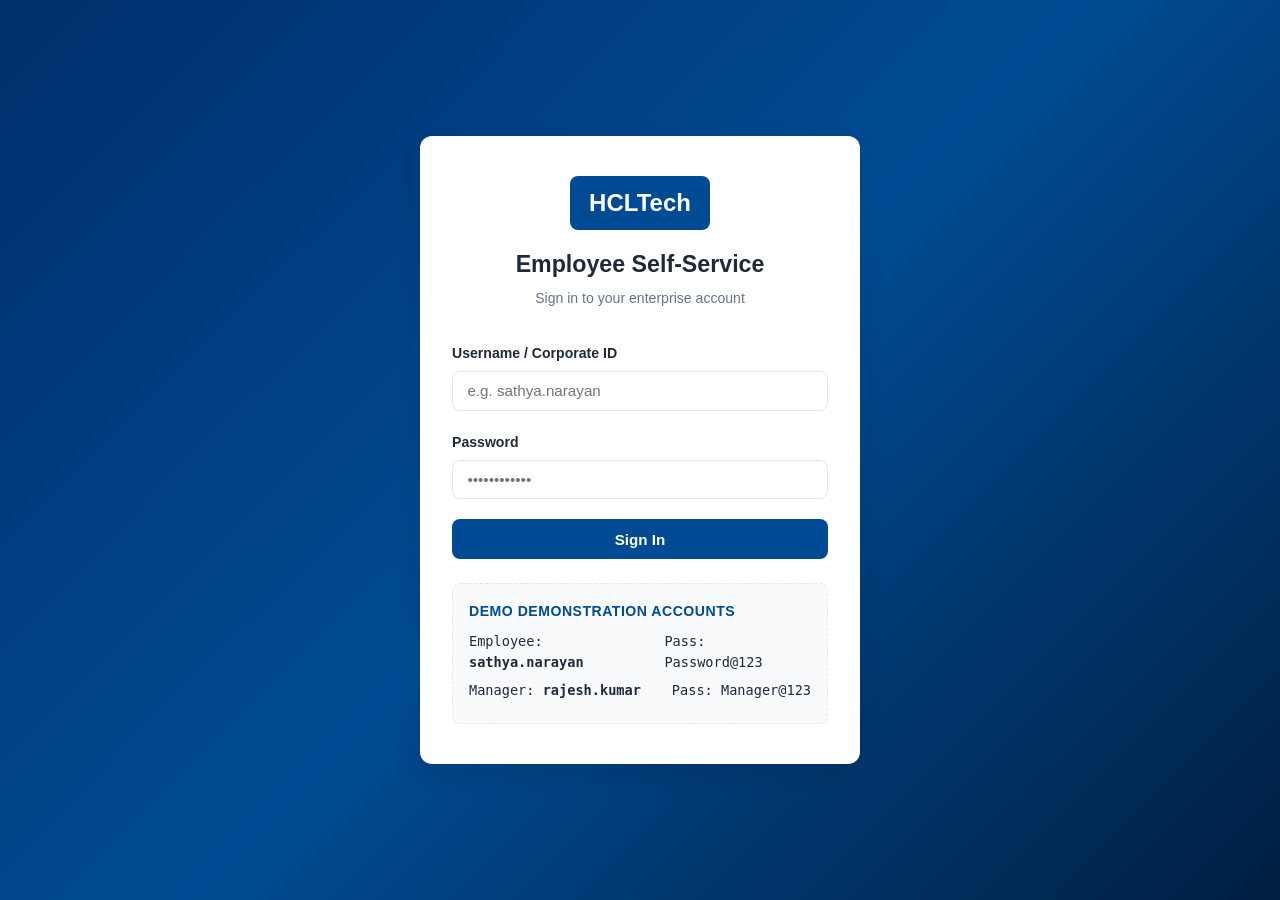
<file: employee-portal-app/frontend/index.html>
<!DOCTYPE html>
<html lang="en">
<head>
  <meta charset="UTF-8">
  <meta name="viewport" content="width=device-width, initial-scale=1.0">
  <title>Enterprise Portal - Employee Login</title>
  <link rel="stylesheet" href="css/styles.css">
</head>
<body>
  <div class="auth-wrapper">
    <div class="auth-card">
      <div class="auth-header">
        <div class="auth-logo" id="app-logo">HCLTech</div>
        <h1 class="auth-title">Employee Self-Service</h1>
        <p class="auth-subtitle">Sign in to your enterprise account</p>
      </div>

      <!-- Feedback Banner -->
      <div id="alert-container" class="alert alert-danger" role="alert" data-testid="alert-message"></div>

      <form id="login-form" novalidate>
        <div class="form-group">
          <label for="username" class="form-label">Username / Corporate ID</label>
          <input 
            type="text" 
            id="username" 
            name="username" 
            class="form-control" 
            placeholder="e.g. sathya.narayan" 
            autocomplete="username"
            data-testid="username-input"
            required>
          <div id="username-feedback" class="invalid-feedback" style="display:none;" data-testid="username-error"></div>
        </div>

        <div class="form-group">
          <label for="password" class="form-label">Password</label>
          <input 
            type="password" 
            id="password" 
            name="password" 
            class="form-control" 
            placeholder="••••••••••••" 
            autocomplete="current-password"
            data-testid="password-input"
            required>
          <div id="password-feedback" class="invalid-feedback" style="display:none;" data-testid="password-error"></div>
        </div>

        <button type="submit" id="btn-login" class="btn btn-primary btn-block" data-testid="login-submit-btn">
          Sign In
        </button>
      </form>

      <!-- Synthetic Demonstration Credentials for Evaluators -->
      <div class="demo-credentials-box">
        <h4>Demo Demonstration Accounts</h4>
        <div class="demo-user-badge">
          <span>Employee: <strong>sathya.narayan</strong></span>
          <span>Pass: <code>Password@123</code></span>
        </div>
        <div class="demo-user-badge">
          <span>Manager: <strong>rajesh.kumar</strong></span>
          <span>Pass: <code>Manager@123</code></span>
        </div>
      </div>
    </div>
  </div>

  <script src="js/auth.js"></script>
</body>
</html>
</file>
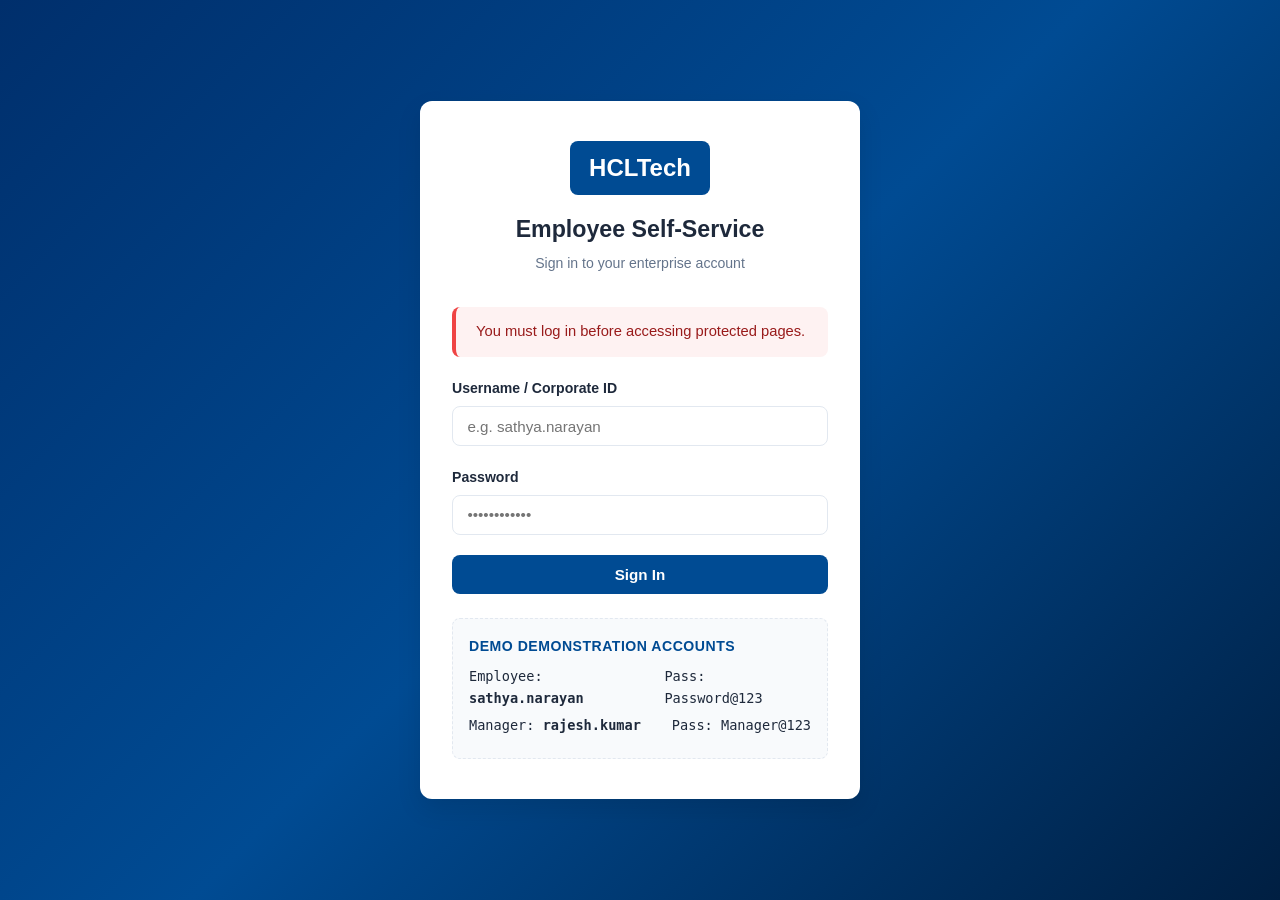
<file: employee-portal-app/frontend/dashboard.html>
<!DOCTYPE html>
<html lang="en">
<head>
  <meta charset="UTF-8">
  <meta name="viewport" content="width=device-width, initial-scale=1.0">
  <title>Enterprise Portal - Employee Dashboard</title>
  <link rel="stylesheet" href="css/styles.css">
</head>
<body>
  <!-- Top Navigation Bar -->
  <header class="navbar">
    <a href="dashboard.html" class="brand">
      <span class="brand-badge">HCLTech</span>
      <div>
        <span class="brand-title">Employee Portal</span>
        <span class="brand-subtitle">Enterprise Self-Service</span>
      </div>
    </a>

    <nav class="nav-links">
      <a href="dashboard.html" class="nav-link active" id="nav-dashboard" data-testid="nav-dashboard-link">Dashboard</a>
      <a href="leave-management.html" class="nav-link" id="nav-leaves" data-testid="nav-leaves-link">Leave Management</a>

      <div class="user-profile-badge">
        <div class="user-avatar" id="user-avatar-initials" data-testid="user-avatar">SN</div>
        <div class="user-info">
          <div class="user-name" id="nav-user-name" data-testid="nav-user-name">Loading...</div>
          <div class="user-role" id="nav-user-role" data-testid="nav-user-role">...</div>
        </div>
        <button id="btn-logout" class="btn btn-secondary btn-sm" data-testid="logout-btn">
          Sign Out
        </button>
      </div>
    </nav>
  </header>

  <!-- Main Content -->
  <main class="container">
    <!-- Feedback Alert -->
    <div id="dashboard-alert" class="alert alert-info" role="alert" data-testid="dashboard-alert"></div>

    <!-- Header Section -->
    <div style="margin-bottom: 2rem; display: flex; justify-content: space-between; align-items: flex-end; flex-wrap: wrap; gap: 1rem;">
      <div>
        <h1 style="font-size: 1.75rem; font-weight: 800; color: var(--primary);" id="welcome-heading" data-testid="welcome-heading">
          Welcome back, <span id="header-user-name">Employee</span>
        </h1>
        <p style="color: var(--text-muted); font-size: 0.95rem;">
          Access your employee profile, track leave quotas, and submit time-off requests.
        </p>
      </div>
      <div>
        <a href="leave-management.html" class="btn btn-primary" id="btn-quick-apply-leave" data-testid="quick-apply-leave-btn">
          + Apply for Leave
        </a>
      </div>
    </div>

    <!-- Stat Widgets Grid -->
    <div class="grid-3" style="margin-bottom: 2rem;">
      <!-- Employee ID Card -->
      <div class="stat-card" data-testid="stat-card-empid">
        <div class="stat-icon primary">🆔</div>
        <div class="stat-content">
          <div class="stat-label">Employee ID</div>
          <div class="stat-value" id="employee-id-val" data-testid="employee-id">...</div>
        </div>
      </div>

      <!-- Department Card -->
      <div class="stat-card" data-testid="stat-card-dept">
        <div class="stat-icon warning">🏢</div>
        <div class="stat-content">
          <div class="stat-label">Department</div>
          <div class="stat-value" style="font-size: 1.15rem;" id="employee-dept-val" data-testid="employee-department">...</div>
        </div>
      </div>

      <!-- Leave Balance Card -->
      <div class="stat-card" data-testid="stat-card-balance">
        <div class="stat-icon success">📅</div>
        <div class="stat-content">
          <div class="stat-label">Available Leave Balance</div>
          <div class="stat-value" id="leave-balance-val" data-testid="leave-balance-count">...</div>
        </div>
      </div>
    </div>

    <!-- Details and Recent Activity Grid -->
    <div class="grid-2">
      <!-- Profile Card -->
      <div class="card">
        <div class="card-header">
          <h2 class="card-title">Employee Profile Details</h2>
        </div>
        <table class="table" data-testid="profile-details-table">
          <tbody>
            <tr>
              <th style="width: 35%;">Full Name</th>
              <td id="profile-name" data-testid="profile-name">...</td>
            </tr>
            <tr>
              <th>Job Title / Designation</th>
              <td id="profile-designation" data-testid="profile-designation">...</td>
            </tr>
            <tr>
              <th>Corporate Email</th>
              <td id="profile-email" data-testid="profile-email">...</td>
            </tr>
            <tr>
              <th>Access Role</th>
              <td id="profile-role" data-testid="profile-role">...</td>
            </tr>
            <tr>
              <th>Joining Date</th>
              <td id="profile-joindate" data-testid="profile-joindate">...</td>
            </tr>
          </tbody>
        </table>
      </div>

      <!-- Recent Leaves Summary -->
      <div class="card">
        <div class="card-header">
          <h2 class="card-title">Recent Leave Requests</h2>
          <a href="leave-management.html" style="font-size: 0.85rem; color: var(--primary); font-weight: 600; text-decoration: none;">View All →</a>
        </div>
        <div class="table-responsive">
          <table class="table" id="recent-leaves-table" data-testid="recent-leaves-table">
            <thead>
              <tr>
                <th>Type</th>
                <th>Dates</th>
                <th>Days</th>
                <th>Status</th>
              </tr>
            </thead>
            <tbody id="recent-leaves-body" data-testid="recent-leaves-body">
              <tr>
                <td colspan="4" style="text-align: center; color: var(--text-muted);">Loading recent requests...</td>
              </tr>
            </tbody>
          </table>
        </div>
      </div>
    </div>
  </main>

  <footer class="footer">
    <p>&copy; 2026 Enterprise Employee Portal | HCLTech Automation Testing Portfolio Project</p>
  </footer>

  <script src="js/dashboard.js"></script>
</body>
</html>
</file>
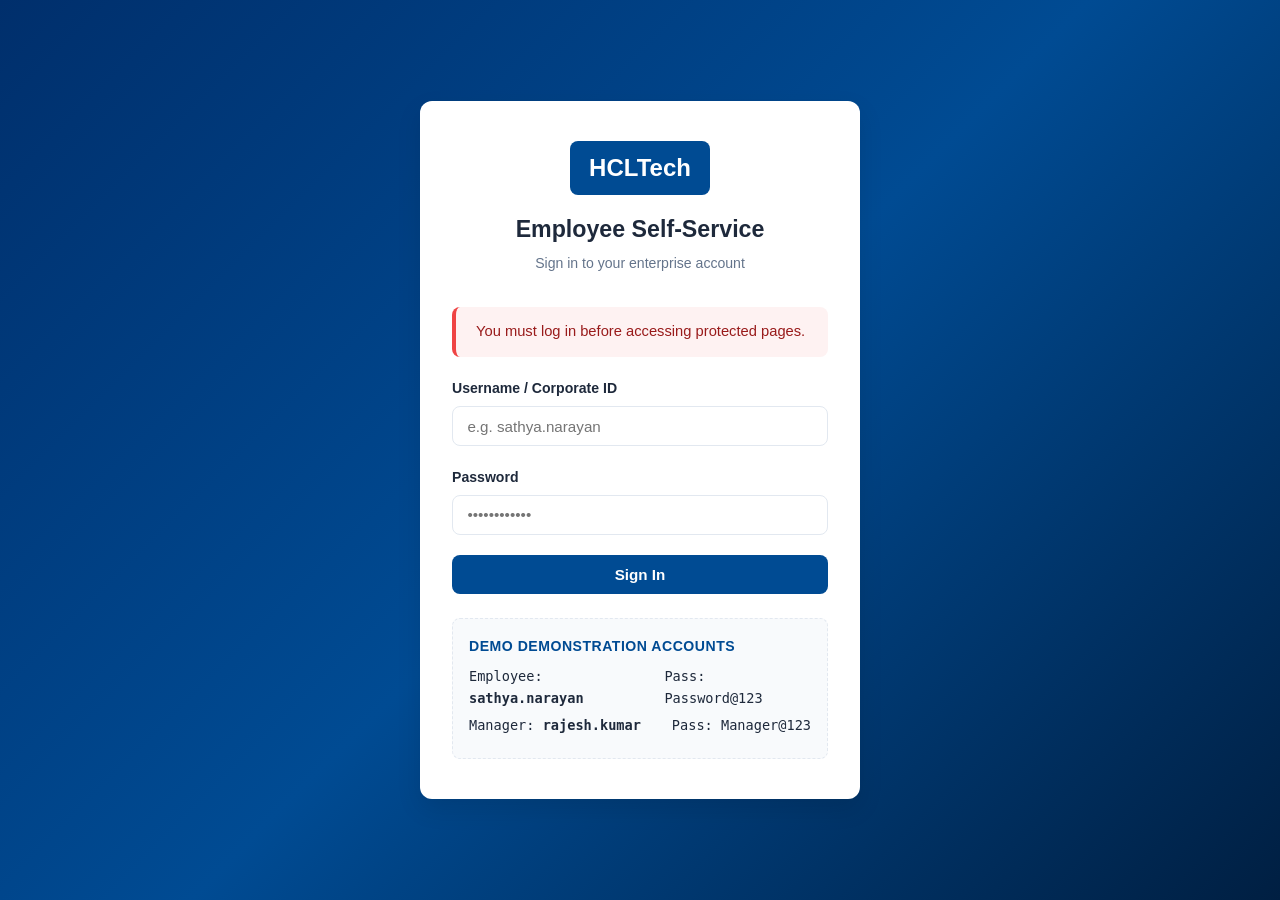
<file: employee-portal-app/frontend/leave-management.html>
<!DOCTYPE html>
<html lang="en">
<head>
  <meta charset="UTF-8">
  <meta name="viewport" content="width=device-width, initial-scale=1.0">
  <title>Enterprise Portal - Leave Management</title>
  <link rel="stylesheet" href="css/styles.css">
</head>
<body>
  <!-- Top Navigation Bar -->
  <header class="navbar">
    <a href="dashboard.html" class="brand">
      <span class="brand-badge">HCLTech</span>
      <div>
        <span class="brand-title">Employee Portal</span>
        <span class="brand-subtitle">Enterprise Self-Service</span>
      </div>
    </a>

    <nav class="nav-links">
      <a href="dashboard.html" class="nav-link" id="nav-dashboard" data-testid="nav-dashboard-link">Dashboard</a>
      <a href="leave-management.html" class="nav-link active" id="nav-leaves" data-testid="nav-leaves-link">Leave Management</a>

      <div class="user-profile-badge">
        <div class="user-avatar" id="user-avatar-initials" data-testid="user-avatar">SN</div>
        <div class="user-info">
          <div class="user-name" id="nav-user-name" data-testid="nav-user-name">Loading...</div>
          <div class="user-role" id="nav-user-role" data-testid="nav-user-role">...</div>
        </div>
        <button id="btn-logout" class="btn btn-secondary btn-sm" data-testid="logout-btn">
          Sign Out
        </button>
      </div>
    </nav>
  </header>

  <main class="container">
    <!-- Header Section -->
    <div style="margin-bottom: 2rem; display: flex; justify-content: space-between; align-items: flex-end; flex-wrap: wrap; gap: 1rem;">
      <div>
        <h1 style="font-size: 1.75rem; font-weight: 800; color: var(--primary);" id="page-heading" data-testid="page-heading">
          Leave Management & Time Off
        </h1>
        <p style="color: var(--text-muted); font-size: 0.95rem;">
          Submit time-off requests, monitor approval workflows, and review your historical records.
        </p>
      </div>
      <div>
        <span class="badge" style="background: var(--primary-light); color: var(--primary); font-size: 0.95rem; padding: 0.5rem 1rem;" id="header-balance-badge" data-testid="header-balance-badge">
          Balance: <strong id="header-balance-val">...</strong> Days Available
        </span>
      </div>
    </div>

    <!-- Alert / Toast Container -->
    <div id="leave-alert" class="alert alert-danger" role="alert" data-testid="leave-alert"></div>

    <div class="grid-2">
      <!-- Leave Application Form Card -->
      <div class="card">
        <div class="card-header">
          <h2 class="card-title">Apply for Time Off</h2>
        </div>

        <form id="leave-form" novalidate>
          <div class="form-group">
            <label for="leave-type" class="form-label">Leave Type *</label>
            <select id="leave-type" name="leaveType" class="form-control" data-testid="leave-type-select" required>
              <option value="">-- Select Leave Category --</option>
              <option value="CASUAL">Casual Leave (CL)</option>
              <option value="SICK">Sick / Medical Leave (SL)</option>
              <option value="EARNED">Earned Privilege Leave (EL)</option>
            </select>
            <div id="leave-type-error" class="invalid-feedback" style="display:none;" data-testid="leave-type-error">Please select a leave category</div>
          </div>

          <div style="display: grid; grid-template-columns: 1fr 1fr; gap: 1rem;">
            <div class="form-group">
              <label for="start-date" class="form-label">Start Date *</label>
              <input type="date" id="start-date" name="startDate" class="form-control" data-testid="start-date-input" required>
              <div id="start-date-error" class="invalid-feedback" style="display:none;" data-testid="start-date-error">Start date is required</div>
            </div>

            <div class="form-group">
              <label for="end-date" class="form-label">End Date *</label>
              <input type="date" id="end-date" name="endDate" class="form-control" data-testid="end-date-input" required>
              <div id="end-date-error" class="invalid-feedback" style="display:none;" data-testid="end-date-error">End date is required</div>
            </div>
          </div>

          <div class="form-group">
            <label for="leave-reason" class="form-label">Reason / Justification *</label>
            <textarea id="leave-reason" name="reason" rows="3" class="form-control" placeholder="Provide specific reason for absence..." data-testid="leave-reason-input" required></textarea>
            <div id="leave-reason-error" class="invalid-feedback" style="display:none;" data-testid="leave-reason-error">Reason is required</div>
          </div>

          <div style="display: flex; gap: 1rem; margin-top: 1.5rem;">
            <button type="submit" id="btn-submit-leave" class="btn btn-primary" style="flex: 2;" data-testid="submit-leave-btn">
              Submit Request
            </button>
            <button type="button" id="btn-reset-leave" class="btn btn-secondary" style="flex: 1;" data-testid="reset-leave-btn">
              Clear
            </button>
          </div>
        </form>
      </div>

      <!-- Quick Guidance & Leave Rules Card -->
      <div class="card">
        <div class="card-header">
          <h2 class="card-title">Corporate Leave Policies & Rules</h2>
        </div>
        <div style="font-size: 0.92rem; color: var(--text-main); display: flex; flex-direction: column; gap: 0.9rem;">
          <div style="padding: 0.75rem; background: #f8fafc; border-radius: var(--radius); border-left: 3px solid var(--primary);">
            <strong>Advance Notice:</strong> Planned leaves should be applied at least 2 business days in advance.
          </div>
          <div style="padding: 0.75rem; background: #f8fafc; border-radius: var(--radius); border-left: 3px solid var(--warning);">
            <strong>Overlapping Rule:</strong> The system automatically blocks submission of dates that overlap with an existing pending or approved request.
          </div>
          <div style="padding: 0.75rem; background: #f8fafc; border-radius: var(--radius); border-left: 3px solid var(--success);">
            <strong>Approval Workflow:</strong> Requests submitted by team members are routed to the designated reporting manager for review.
          </div>
          <div style="padding: 0.75rem; background: #f8fafc; border-radius: var(--radius); border-left: 3px solid var(--danger);">
            <strong>Date Integrity:</strong> End date cannot precede the start date, and all dates are validated on both client and server layers.
          </div>
        </div>
      </div>
    </div>

    <!-- Leave Request History Table Card -->
    <div class="card" style="margin-top: 1rem;">
      <div class="card-header">
        <h2 class="card-title">Leave History & Status Tracking</h2>
        <button id="btn-refresh-history" class="btn btn-secondary btn-sm" data-testid="refresh-history-btn">
          ↻ Refresh Records
        </button>
      </div>

      <div class="table-responsive">
        <table class="table" id="leave-history-table" data-testid="leave-history-table">
          <thead>
            <tr>
              <th>Req ID</th>
              <th>Leave Type</th>
              <th>Start Date</th>
              <th>End Date</th>
              <th>Duration</th>
              <th>Reason</th>
              <th>Status</th>
              <th>Applied On</th>
              <th id="th-actions" style="display:none;">Manager Actions</th>
            </tr>
          </thead>
          <tbody id="leave-history-body" data-testid="leave-history-body">
            <tr>
              <td colspan="9" style="text-align: center; color: var(--text-muted);">Loading leave records...</td>
            </tr>
          </tbody>
        </table>
      </div>
    </div>
  </main>

  <footer class="footer">
    <p>&copy; 2026 Enterprise Employee Portal | HCLTech Automation Testing Portfolio Project</p>
  </footer>

  <script src="js/leave.js"></script>
</body>
</html>
</file>
<file: employee-portal-app/frontend/css/styles.css>
/* ========================================================
   Enterprise Employee Portal - Modern Corporate Design System
   Color Palette: Deep Corporate Navy, HCLTech Cobalt Blue, Slate Gray
   ======================================================== */

:root {
  --primary: #004b93;
  --primary-hover: #00366b;
  --primary-light: #e8f2fc;
  --accent: #00b4d8;
  --success: #10b981;
  --success-bg: #ecfdf5;
  --warning: #f59e0b;
  --warning-bg: #fffbeb;
  --danger: #ef4444;
  --danger-bg: #fef2f2;
  --bg-page: #f4f6fa;
  --bg-card: #ffffff;
  --text-main: #1e293b;
  --text-muted: #64748b;
  --border-color: #e2e8f0;
  --shadow-sm: 0 1px 3px rgba(0, 0, 0, 0.08);
  --shadow-md: 0 4px 14px rgba(0, 0, 0, 0.08);
  --shadow-lg: 0 10px 25px rgba(0, 0, 0, 0.1);
  --radius: 8px;
  --radius-lg: 12px;
  --transition: all 0.2s cubic-bezier(0.4, 0, 0.2, 1);
  --font-family: -apple-system, BlinkMacSystemFont, "Segoe UI", Roboto, "Helvetica Neue", Arial, sans-serif;
}

* {
  margin: 0;
  padding: 0;
  box-sizing: border-box;
}

body {
  font-family: var(--font-family);
  background-color: var(--bg-page);
  color: var(--text-main);
  line-height: 1.6;
  min-height: 100vh;
  display: flex;
  flex-direction: column;
}

/* ========================================================
   Navbar & Header
   ======================================================== */
.navbar {
  background: #ffffff;
  border-bottom: 1px solid var(--border-color);
  padding: 0.85rem 2rem;
  display: flex;
  justify-content: space-between;
  align-items: center;
  box-shadow: var(--shadow-sm);
  position: sticky;
  top: 0;
  z-index: 100;
}

.brand {
  display: flex;
  align-items: center;
  gap: 0.75rem;
  text-decoration: none;
  color: var(--primary);
}

.brand-badge {
  background: var(--primary);
  color: #fff;
  font-weight: 800;
  font-size: 1.1rem;
  padding: 0.35rem 0.75rem;
  border-radius: var(--radius);
  letter-spacing: 0.5px;
}

.brand-title {
  font-size: 1.15rem;
  font-weight: 700;
  color: var(--text-main);
}

.brand-subtitle {
  font-size: 0.75rem;
  color: var(--text-muted);
  display: block;
}

.nav-links {
  display: flex;
  align-items: center;
  gap: 1.5rem;
}

.nav-link {
  text-decoration: none;
  color: var(--text-muted);
  font-weight: 500;
  font-size: 0.95rem;
  padding: 0.4rem 0.8rem;
  border-radius: var(--radius);
  transition: var(--transition);
}

.nav-link:hover, .nav-link.active {
  color: var(--primary);
  background: var(--primary-light);
}

.user-profile-badge {
  display: flex;
  align-items: center;
  gap: 0.75rem;
  padding-left: 1rem;
  border-left: 1px solid var(--border-color);
}

.user-avatar {
  width: 38px;
  height: 38px;
  border-radius: 50%;
  background: var(--primary-light);
  color: var(--primary);
  display: flex;
  align-items: center;
  justify-content: center;
  font-weight: 700;
  font-size: 0.95rem;
}

.user-info {
  line-height: 1.2;
}

.user-name {
  font-size: 0.9rem;
  font-weight: 600;
  color: var(--text-main);
}

.user-role {
  font-size: 0.75rem;
  color: var(--text-muted);
  text-transform: uppercase;
  letter-spacing: 0.5px;
}

/* ========================================================
   Main Container
   ======================================================== */
.container {
  width: 100%;
  max-width: 1200px;
  margin: 0 auto;
  padding: 2rem 1.5rem;
  flex: 1;
}

/* ========================================================
   Buttons & Inputs
   ======================================================== */
.btn {
  display: inline-flex;
  align-items: center;
  justify-content: center;
  padding: 0.65rem 1.25rem;
  font-size: 0.95rem;
  font-weight: 600;
  border-radius: var(--radius);
  border: 1px solid transparent;
  cursor: pointer;
  transition: var(--transition);
  text-decoration: none;
  gap: 0.5rem;
}

.btn-primary {
  background-color: var(--primary);
  color: #ffffff;
}

.btn-primary:hover {
  background-color: var(--primary-hover);
  box-shadow: var(--shadow-sm);
}

.btn-secondary {
  background-color: #ffffff;
  color: var(--text-main);
  border-color: var(--border-color);
}

.btn-secondary:hover {
  background-color: var(--bg-page);
}

.btn-danger {
  background-color: var(--danger);
  color: #ffffff;
}

.btn-danger:hover {
  background-color: #dc2626;
}

.btn-sm {
  padding: 0.35rem 0.75rem;
  font-size: 0.85rem;
}

.btn-block {
  width: 100%;
}

.btn:disabled {
  opacity: 0.65;
  cursor: not-allowed;
}

.form-group {
  margin-bottom: 1.25rem;
}

.form-label {
  display: block;
  font-size: 0.88rem;
  font-weight: 600;
  color: var(--text-main);
  margin-bottom: 0.4rem;
}

.form-control {
  width: 100%;
  padding: 0.65rem 0.9rem;
  font-size: 0.95rem;
  color: var(--text-main);
  background-color: #ffffff;
  border: 1px solid var(--border-color);
  border-radius: var(--radius);
  transition: var(--transition);
  font-family: inherit;
}

.form-control:focus {
  outline: none;
  border-color: var(--primary);
  box-shadow: 0 0 0 3px rgba(0, 75, 147, 0.15);
}

.form-control.is-invalid {
  border-color: var(--danger);
  background-color: var(--danger-bg);
}

.invalid-feedback {
  color: var(--danger);
  font-size: 0.82rem;
  margin-top: 0.35rem;
  display: block;
}

/* ========================================================
   Cards & Grids
   ======================================================== */
.card {
  background: var(--bg-card);
  border-radius: var(--radius-lg);
  border: 1px solid var(--border-color);
  box-shadow: var(--shadow-sm);
  padding: 1.75rem;
  margin-bottom: 1.5rem;
}

.card-header {
  display: flex;
  justify-content: space-between;
  align-items: center;
  margin-bottom: 1.25rem;
  padding-bottom: 0.75rem;
  border-bottom: 1px solid var(--border-color);
}

.card-title {
  font-size: 1.2rem;
  font-weight: 700;
  color: var(--text-main);
}

.grid-3 {
  display: grid;
  grid-template-columns: repeat(auto-fit, minmax(280px, 1fr));
  gap: 1.5rem;
}

.grid-2 {
  display: grid;
  grid-template-columns: 1fr 1fr;
  gap: 1.5rem;
}

@media (max-width: 768px) {
  .grid-2 {
    grid-template-columns: 1fr;
  }
}

/* Stat Widget Card */
.stat-card {
  display: flex;
  align-items: center;
  padding: 1.5rem;
  background: #ffffff;
  border-radius: var(--radius-lg);
  border: 1px solid var(--border-color);
  box-shadow: var(--shadow-sm);
  gap: 1.25rem;
}

.stat-icon {
  width: 54px;
  height: 54px;
  border-radius: var(--radius);
  display: flex;
  align-items: center;
  justify-content: center;
  font-size: 1.5rem;
}

.stat-icon.primary { background: var(--primary-light); color: var(--primary); }
.stat-icon.success { background: var(--success-bg); color: var(--success); }
.stat-icon.warning { background: var(--warning-bg); color: var(--warning); }

.stat-content {
  line-height: 1.3;
}

.stat-label {
  font-size: 0.85rem;
  color: var(--text-muted);
  font-weight: 500;
  text-transform: uppercase;
}

.stat-value {
  font-size: 1.6rem;
  font-weight: 800;
  color: var(--text-main);
  margin-top: 0.2rem;
}

/* ========================================================
   Tables & Badges
   ======================================================== */
.table-responsive {
  width: 100%;
  overflow-x: auto;
}

.table {
  width: 100%;
  border-collapse: collapse;
  text-align: left;
  font-size: 0.92rem;
}

.table th {
  background: #f8fafc;
  color: var(--text-muted);
  font-weight: 600;
  text-transform: uppercase;
  font-size: 0.78rem;
  letter-spacing: 0.5px;
  padding: 0.9rem 1rem;
  border-bottom: 2px solid var(--border-color);
}

.table td {
  padding: 0.9rem 1rem;
  border-bottom: 1px solid var(--border-color);
  vertical-align: middle;
}

.table tbody tr:hover {
  background-color: #f8fafc;
}

.badge {
  display: inline-block;
  padding: 0.3rem 0.65rem;
  border-radius: 9999px;
  font-size: 0.78rem;
  font-weight: 700;
  letter-spacing: 0.5px;
  text-transform: uppercase;
}

.badge-approved { background: var(--success-bg); color: var(--success); }
.badge-pending { background: var(--warning-bg); color: var(--warning); }
.badge-rejected { background: var(--danger-bg); color: var(--danger); }

/* ========================================================
   Alerts & Notifications
   ======================================================== */
.alert {
  padding: 0.85rem 1.25rem;
  border-radius: var(--radius);
  font-size: 0.92rem;
  margin-bottom: 1.25rem;
  display: none;
  font-weight: 500;
  border-left: 4px solid transparent;
}

.alert-success {
  background-color: var(--success-bg);
  color: #065f46;
  border-left-color: var(--success);
}

.alert-danger {
  background-color: var(--danger-bg);
  color: #991b1b;
  border-left-color: var(--danger);
}

.alert-info {
  background-color: var(--primary-light);
  color: #1e40af;
  border-left-color: var(--primary);
}

/* ========================================================
   Login Page Specific
   ======================================================== */
.auth-wrapper {
  min-height: 100vh;
  display: flex;
  align-items: center;
  justify-content: center;
  padding: 1.5rem;
  background: linear-gradient(135deg, #002f6c 0%, #004b93 50%, #001f42 100%);
}

.auth-card {
  background: #ffffff;
  border-radius: var(--radius-lg);
  box-shadow: var(--shadow-lg);
  width: 100%;
  max-width: 440px;
  padding: 2.5rem 2rem;
}

.auth-header {
  text-align: center;
  margin-bottom: 2rem;
}

.auth-logo {
  display: inline-block;
  background: var(--primary);
  color: #fff;
  font-weight: 800;
  font-size: 1.5rem;
  padding: 0.5rem 1.2rem;
  border-radius: var(--radius);
  margin-bottom: 1rem;
}

.auth-title {
  font-size: 1.45rem;
  font-weight: 700;
  color: var(--text-main);
}

.auth-subtitle {
  font-size: 0.88rem;
  color: var(--text-muted);
  margin-top: 0.25rem;
}

.demo-credentials-box {
  background: #f8fafc;
  border: 1px dashed var(--border-color);
  border-radius: var(--radius);
  padding: 1rem;
  margin-top: 1.5rem;
  font-size: 0.85rem;
}

.demo-credentials-box h4 {
  font-size: 0.88rem;
  color: var(--primary);
  margin-bottom: 0.5rem;
  text-transform: uppercase;
  letter-spacing: 0.5px;
}

.demo-user-badge {
  display: flex;
  justify-content: space-between;
  margin-bottom: 0.35rem;
  font-family: monospace;
}

/* ========================================================
   Footer
   ======================================================== */
.footer {
  text-align: center;
  padding: 1.5rem;
  color: var(--text-muted);
  font-size: 0.85rem;
  border-top: 1px solid var(--border-color);
  background: #ffffff;
}
</file>
